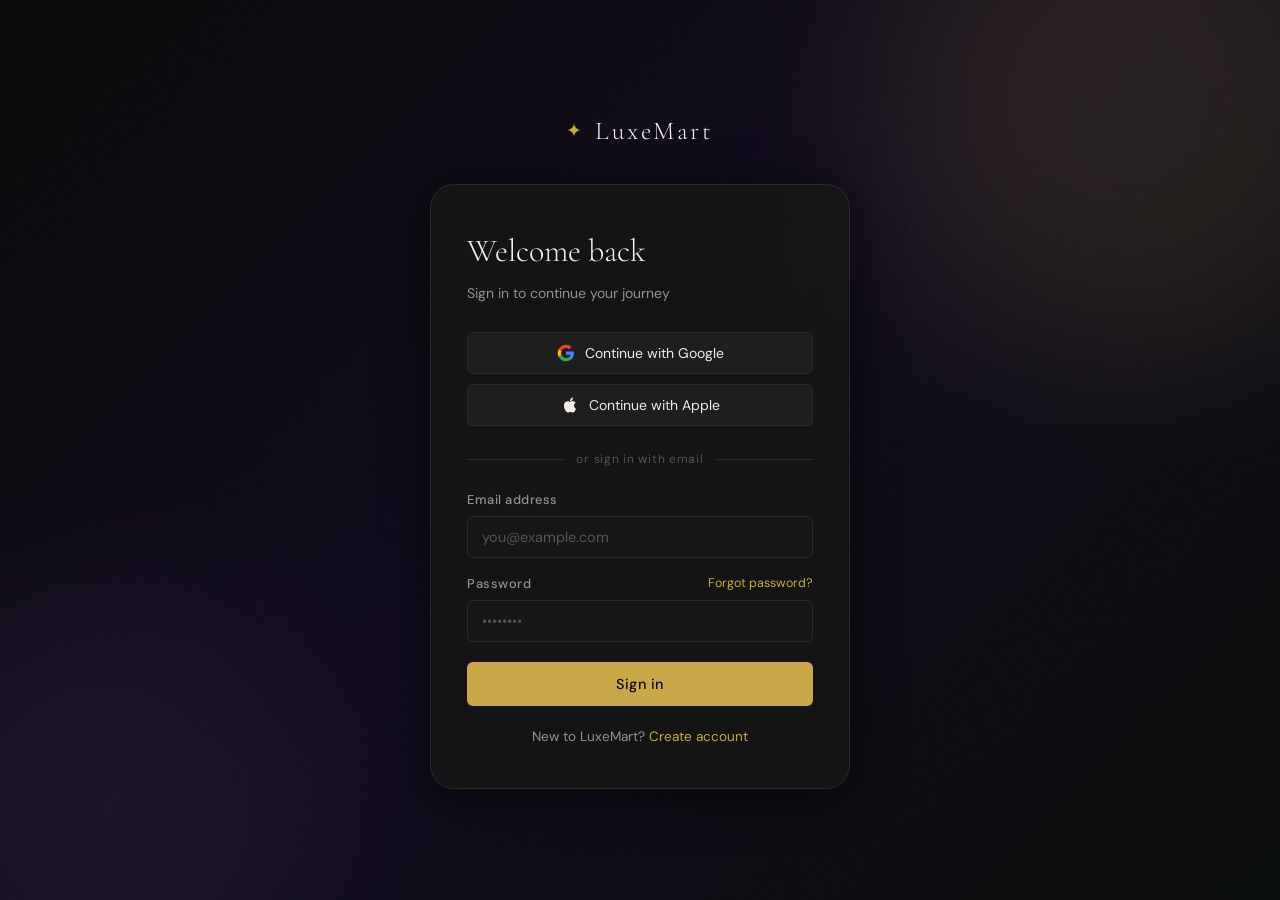
<file: index.html>
<!DOCTYPE html>
<html lang="en">
<head>
  <meta charset="UTF-8" />
  <meta name="viewport" content="width=device-width, initial-scale=1.0" />
  <title>DataCart</title>
  <link rel="preconnect" href="https://fonts.googleapis.com" />
  <link rel="preconnect" href="https://fonts.gstatic.com" crossorigin />
  <link href="https://fonts.googleapis.com/css2?family=Cormorant+Garamond:ital,wght@0,300;0,400;0,600;1,300;1,400&family=DM+Sans:opsz,wght@9..40,300;9..40,400;9..40,500&display=swap" rel="stylesheet" />
  <link rel="stylesheet" href="styles.css" />
</head>
<body>

  <!-- ===================== LOGIN SCREEN ===================== -->
  <div id="screen-login" class="screen active">
    <div class="login-bg">
      <div class="login-bg-grain"></div>
      <div class="login-bg-orb orb-1"></div>
      <div class="login-bg-orb orb-2"></div>
    </div>
    <div class="login-container">
      <div class="login-brand">
        <span class="brand-mark">✦</span>
        <span class="brand-name">LuxeMart</span>
      </div>
      <div class="login-card">
        <h1 class="login-title">Welcome back</h1>
        <p class="login-sub">Sign in to continue your journey</p>

        <div class="social-logins">
          <button class="social-btn" onclick="handleSocialLogin('google')">
            <svg viewBox="0 0 24 24" fill="none"><path d="M22.56 12.25c0-.78-.07-1.53-.2-2.25H12v4.26h5.92c-.26 1.37-1.04 2.53-2.21 3.31v2.77h3.57c2.08-1.92 3.28-4.74 3.28-8.09z" fill="#4285F4"/><path d="M12 23c2.97 0 5.46-.98 7.28-2.66l-3.57-2.77c-.98.66-2.23 1.06-3.71 1.06-2.86 0-5.29-1.93-6.16-4.53H2.18v2.84C3.99 20.53 7.7 23 12 23z" fill="#34A853"/><path d="M5.84 14.09c-.22-.66-.35-1.36-.35-2.09s.13-1.43.35-2.09V7.07H2.18C1.43 8.55 1 10.22 1 12s.43 3.45 1.18 4.93l3.66-2.84z" fill="#FBBC05"/><path d="M12 5.38c1.62 0 3.06.56 4.21 1.64l3.15-3.15C17.45 2.09 14.97 1 12 1 7.7 1 3.99 3.47 2.18 7.07l3.66 2.84c.87-2.6 3.3-4.53 6.16-4.53z" fill="#EA4335"/></svg>
            Continue with Google
          </button>
          <button class="social-btn" onclick="handleSocialLogin('apple')">
            <svg viewBox="0 0 24 24" fill="currentColor"><path d="M18.71 19.5c-.83 1.24-1.71 2.45-3.05 2.47-1.34.03-1.77-.79-3.29-.79-1.53 0-2 .77-3.27.82-1.31.05-2.3-1.32-3.14-2.53C4.25 17 2.94 12.45 4.7 9.39c.87-1.52 2.43-2.48 4.12-2.51 1.28-.02 2.5.87 3.29.87.78 0 2.26-1.07 3.8-.91.65.03 2.47.26 3.64 1.98l-.09.06c-.22.14-2.18 1.3-2.16 3.88.03 3.09 2.66 4.11 2.69 4.12l-.08.52zM13 3.5c.73-.83 1.94-1.46 2.94-1.5.13 1.17-.34 2.35-1.04 3.19-.69.85-1.83 1.51-2.95 1.42-.15-1.15.41-2.35 1.05-3.11z"/></svg>
            Continue with Apple
          </button>
        </div>

        <div class="divider"><span>or sign in with email</span></div>

        <div class="form-group">
          <label for="login-email">Email address</label>
          <input type="email" id="login-email" placeholder="you@example.com" autocomplete="email" />
        </div>
        <div class="form-group">
          <label for="login-password">Password</label>
          <input type="password" id="login-password" placeholder="••••••••" autocomplete="current-password" />
          <a href="#" class="forgot-link" onclick="handleForgotPassword(event)">Forgot password?</a>
        </div>
        <button class="btn-primary" onclick="handleLogin()">Sign in</button>
        <p class="login-footer">New to LuxeMart? <a href="#" onclick="handleSignupClick(event)">Create account</a></p>
      </div>
    </div>
  </div>

  <!-- ===================== SIGNUP SCREEN ===================== -->
  <div id="screen-signup" class="screen">
    <div class="login-bg">
      <div class="login-bg-grain"></div>
      <div class="login-bg-orb orb-1"></div>
      <div class="login-bg-orb orb-2"></div>
    </div>
    <div class="login-container">
      <div class="login-brand">
        <span class="brand-mark">✦</span>
        <span class="brand-name">LuxeMart</span>
      </div>
      <div class="login-card">
        <h1 class="login-title">Create account</h1>
        <p class="login-sub">Join thousands of happy shoppers</p>

        <div class="form-row">
          <div class="form-group">
            <label for="signup-fname">First name</label>
            <input type="text" id="signup-fname" placeholder="Alex" />
          </div>
          <div class="form-group">
            <label for="signup-lname">Last name</label>
            <input type="text" id="signup-lname" placeholder="Chen" />
          </div>
        </div>
        <div class="form-group">
          <label for="signup-email">Email address</label>
          <input type="email" id="signup-email" placeholder="you@example.com" />
        </div>
        <div class="form-group">
          <label for="signup-phone">Phone (optional)</label>
          <input type="tel" id="signup-phone" placeholder="+91 99999 00000" />
        </div>
        <div class="form-group">
          <label for="signup-password">Password</label>
          <input type="password" id="signup-password" placeholder="Min 8 characters" />
        </div>
        <div class="form-group">
          <label for="signup-dob">Date of birth (optional)</label>
          <input type="date" id="signup-dob" />
        </div>
        <div class="pref-section">
          <label class="pref-label">Shopping preferences</label>
          <div class="pref-chips" id="signup-prefs">
            <button class="chip" data-pref="electronics" onclick="togglePref(this)">Electronics</button>
            <button class="chip" data-pref="fashion" onclick="togglePref(this)">Fashion</button>
            <button class="chip" data-pref="home_living" onclick="togglePref(this)">Home &amp; Living</button>
            <button class="chip" data-pref="beauty" onclick="togglePref(this)">Beauty</button>
            <button class="chip" data-pref="sports" onclick="togglePref(this)">Sports</button>
            <button class="chip" data-pref="books" onclick="togglePref(this)">Books</button>
          </div>
        </div>
        <button class="btn-primary" onclick="handleSignup()">Create account</button>
        <p class="login-footer">Already have an account? <a href="#" onclick="handleLoginClick(event)">Sign in</a></p>
      </div>
    </div>
  </div>

  <!-- ===================== MAIN APP ===================== -->
  <div id="screen-app" class="screen">

    <!-- NAV -->
    <nav class="navbar" id="main-nav">
      <div class="nav-inner">
        <button class="nav-menu-btn" id="menu-toggle" onclick="toggleMenu()" aria-label="Menu">
          <span></span><span></span><span></span>
        </button>
        <div class="nav-brand" onclick="navigateTo('home')">
          <span class="brand-mark">✦</span>
          <span class="brand-name">LuxeMart</span>
        </div>
        <nav class="nav-links" id="nav-links">
          <a href="#" class="nav-link active" data-page="home" onclick="navigateTo('home', event)">Home</a>
          <a href="#" class="nav-link" data-page="shop" onclick="navigateTo('shop', event)">Shop</a>
          <a href="#" class="nav-link" data-page="deals" onclick="navigateTo('deals', event)">Deals</a>
          <a href="#" class="nav-link" data-page="orders" onclick="navigateTo('orders', event)">Orders</a>
        </nav>
        <div class="nav-actions">
          <button class="nav-icon-btn" id="search-trigger" onclick="toggleSearch()" aria-label="Search">
            <svg viewBox="0 0 24 24" fill="none" stroke="currentColor" stroke-width="1.5"><circle cx="11" cy="11" r="8"/><path d="m21 21-4.35-4.35"/></svg>
          </button>
          <button class="nav-icon-btn" onclick="navigateTo('wishlist')" aria-label="Wishlist">
            <svg viewBox="0 0 24 24" fill="none" stroke="currentColor" stroke-width="1.5"><path d="M20.84 4.61a5.5 5.5 0 0 0-7.78 0L12 5.67l-1.06-1.06a5.5 5.5 0 0 0-7.78 7.78l1.06 1.06L12 21.23l7.78-7.78 1.06-1.06a5.5 5.5 0 0 0 0-7.78z"/></svg>
            <span class="badge" id="wishlist-badge">0</span>
          </button>
          <button class="nav-icon-btn cart-btn" onclick="navigateTo('cart')" aria-label="Cart">
            <svg viewBox="0 0 24 24" fill="none" stroke="currentColor" stroke-width="1.5"><path d="M6 2 3 6v14a2 2 0 0 0 2 2h14a2 2 0 0 0 2-2V6l-3-4z"/><line x1="3" y1="6" x2="21" y2="6"/><path d="M16 10a4 4 0 0 1-8 0"/></svg>
            <span class="badge" id="cart-badge">0</span>
          </button>
          <button class="nav-icon-btn avatar-btn" onclick="toggleUserMenu()" aria-label="Account" id="user-avatar-btn">
            <span id="user-avatar-initials">?</span>
          </button>
        </div>
      </div>
      <!-- Search bar -->
      <div class="search-bar" id="search-bar">
        <input type="text" id="search-input" placeholder="Search products, brands, categories…" oninput="handleSearchInput(this.value)" onkeydown="handleSearchKey(event)" />
        <button onclick="toggleSearch()">✕</button>
        <div class="search-suggestions" id="search-suggestions"></div>
      </div>
    </nav>

    <!-- User dropdown -->
    <div class="user-dropdown" id="user-dropdown">
      <div class="user-dropdown-header">
        <span id="dropdown-name">User</span>
        <span id="dropdown-email" class="dropdown-email"></span>
      </div>
      <hr />
      <button onclick="navigateTo('profile'); toggleUserMenu()">My Profile</button>
      <button onclick="navigateTo('orders'); toggleUserMenu()">Order History</button>
      <button onclick="navigateTo('wishlist'); toggleUserMenu()">Wishlist</button>
      <hr />
      <button class="logout-btn" onclick="handleLogout()">Sign out</button>
    </div>

    <!-- Mobile menu -->
    <div class="mobile-menu" id="mobile-menu">
      <div class="mobile-menu-inner">
        <a href="#" onclick="navigateTo('home'); closeMenu()">Home</a>
        <a href="#" onclick="navigateTo('shop'); closeMenu()">Shop</a>
        <a href="#" onclick="navigateTo('deals'); closeMenu()">Deals</a>
        <a href="#" onclick="navigateTo('orders'); closeMenu()">Orders</a>
        <a href="#" onclick="navigateTo('wishlist'); closeMenu()">Wishlist</a>
        <a href="#" onclick="navigateTo('cart'); closeMenu()">Cart</a>
        <a href="#" onclick="navigateTo('profile'); closeMenu()">Profile</a>
        <a href="#" onclick="handleLogout()">Sign out</a>
      </div>
    </div>
    <div class="overlay" id="menu-overlay" onclick="closeMenu()"></div>

    <!-- PAGE: HOME -->
    <div id="page-home" class="page active">
      <section class="hero" id="hero-section">
        <div class="hero-bg">
          <div class="hero-grain"></div>
        </div>
        <div class="hero-content">
          <div class="hero-eyebrow" id="hero-greeting">Good morning</div>
          <h1 class="hero-title" id="hero-headline">Crafted for the<br /><em>discerning</em> few.</h1>
          <p class="hero-sub" id="hero-sub">Discover products curated to your taste.</p>
          <div class="hero-cta-group">
            <button class="btn-primary" onclick="navigateTo('shop')">Explore Collection</button>
            <button class="btn-ghost" onclick="navigateTo('deals')">View Deals</button>
          </div>
        </div>
        <div class="hero-visual">
          <div class="hero-product-showcase" id="hero-showcase"></div>
        </div>
      </section>

      <section class="section categories-section">
        <div class="section-header">
          <h2 class="section-title">Shop by Category</h2>
          <a href="#" class="section-link" onclick="navigateTo('shop', event)">View all →</a>
        </div>
        <div class="categories-grid" id="categories-grid"></div>
      </section>

      <section class="section featured-section">
        <div class="section-header">
          <h2 class="section-title">Featured Products</h2>
          <a href="#" class="section-link" onclick="navigateTo('shop', event)">Shop all →</a>
        </div>
        <div class="products-grid" id="featured-products"></div>
      </section>

      <section class="section trending-section">
        <div class="section-header">
          <h2 class="section-title">Trending Now</h2>
        </div>
        <div class="products-grid" id="trending-products"></div>
      </section>

      <section class="section promo-banner-section" id="promo-banner"></section>

      <section class="section recently-viewed-section" id="recently-viewed-section" style="display:none">
        <div class="section-header">
          <h2 class="section-title">Recently Viewed</h2>
        </div>
        <div class="products-grid" id="recently-viewed-products"></div>
      </section>
    </div>

    <!-- PAGE: SHOP -->
    <div id="page-shop" class="page">
      <div class="shop-layout">
        <aside class="shop-sidebar" id="shop-sidebar">
          <div class="sidebar-header">
            <h3>Filters</h3>
            <button class="clear-filters-btn" onclick="clearFilters()">Clear all</button>
          </div>
          <div class="filter-group">
            <h4>Category</h4>
            <div id="filter-categories"></div>
          </div>
          <div class="filter-group">
            <h4>Price Range</h4>
            <div class="price-range">
              <input type="range" id="price-min" min="0" max="50000" value="0" oninput="updatePriceFilter()" />
              <input type="range" id="price-max" min="0" max="50000" value="50000" oninput="updatePriceFilter()" />
              <div class="price-labels">
                <span id="price-min-label">₹0</span>
                <span id="price-max-label">₹50,000</span>
              </div>
            </div>
          </div>
          <div class="filter-group">
            <h4>Rating</h4>
            <div class="rating-filters" id="filter-ratings"></div>
          </div>
          <div class="filter-group">
            <h4>Brand</h4>
            <div id="filter-brands"></div>
          </div>
        </aside>

        <main class="shop-main">
          <div class="shop-toolbar">
            <div class="shop-results-info">
              <span id="shop-results-count">0 products</span>
              <button class="filter-mobile-btn" onclick="toggleSidebar()">⚙ Filters</button>
            </div>
            <div class="shop-sort">
              <select id="sort-select" onchange="applySortAndFilter()">
                <option value="default">Sort: Featured</option>
                <option value="price_asc">Price: Low to High</option>
                <option value="price_desc">Price: High to Low</option>
                <option value="rating">Top Rated</option>
                <option value="newest">Newest</option>
              </select>
            </div>
          </div>
          <div class="active-filters" id="active-filters"></div>
          <div class="products-grid" id="shop-products"></div>
          <div class="load-more-wrap" id="load-more-wrap" style="display:none">
            <button class="btn-ghost" onclick="loadMoreProducts()">Load more products</button>
          </div>
        </main>
      </div>
    </div>

    <!-- PAGE: PRODUCT DETAIL -->
    <div id="page-product" class="page">
      <div class="product-detail-layout" id="product-detail-content"></div>
    </div>

    <!-- PAGE: CART -->
    <div id="page-cart" class="page">
      <div class="cart-layout">
        <div class="cart-main">
          <div class="page-title-row">
            <h2 class="page-title">Shopping Cart</h2>
            <span id="cart-item-count" class="cart-count-label"></span>
          </div>
          <div id="cart-items-container"></div>
          <div class="cart-empty" id="cart-empty" style="display:none">
            <div class="empty-icon">🛒</div>
            <p>Your cart is empty</p>
            <button class="btn-primary" onclick="navigateTo('shop')">Start Shopping</button>
          </div>
        </div>
        <aside class="cart-summary">
          <h3>Order Summary</h3>
          <div class="summary-row"><span>Subtotal</span><span id="summary-subtotal">₹0</span></div>
          <div class="summary-row" id="summary-discount-row" style="display:none"><span>Discount</span><span id="summary-discount" class="discount-text">-₹0</span></div>
          <div class="summary-row"><span>Shipping</span><span id="summary-shipping">Free</span></div>
          <div class="coupon-row">
            <input type="text" id="coupon-input" placeholder="Coupon code" />
            <button onclick="applyCoupon()">Apply</button>
          </div>
          <div class="summary-total"><span>Total</span><span id="summary-total">₹0</span></div>
          <button class="btn-primary checkout-btn" onclick="initiateCheckout()">Proceed to Checkout</button>
          <div class="trust-badges">
            <span>🔒 Secure checkout</span>
            <span>↩ Easy returns</span>
            <span>🚚 Free delivery</span>
          </div>
        </aside>
      </div>
    </div>

    <!-- PAGE: CHECKOUT -->
    <div id="page-checkout" class="page">
      <div class="checkout-layout">
        <div class="checkout-main">
          <div class="checkout-steps" id="checkout-steps">
            <div class="checkout-step active" data-step="1">1. Address</div>
            <div class="checkout-step" data-step="2">2. Delivery</div>
            <div class="checkout-step" data-step="3">3. Payment</div>
            <div class="checkout-step" data-step="4">4. Review</div>
          </div>

          <!-- Step 1: Address -->
          <div id="checkout-step-1" class="checkout-step-content active">
            <h3>Delivery Address</h3>
            <div class="saved-addresses" id="saved-addresses"></div>
            <div class="form-section" id="new-address-form">
              <h4>Add new address</h4>
              <div class="form-row">
                <div class="form-group"><label>First Name</label><input type="text" id="co-fname" /></div>
                <div class="form-group"><label>Last Name</label><input type="text" id="co-lname" /></div>
              </div>
              <div class="form-group"><label>Street Address</label><input type="text" id="co-street" /></div>
              <div class="form-row">
                <div class="form-group"><label>City</label><input type="text" id="co-city" /></div>
                <div class="form-group"><label>State</label><input type="text" id="co-state" /></div>
              </div>
              <div class="form-row">
                <div class="form-group"><label>PIN Code</label><input type="text" id="co-pin" /></div>
                <div class="form-group"><label>Phone</label><input type="tel" id="co-phone" /></div>
              </div>
            </div>
            <button class="btn-primary" onclick="proceedCheckout(2)">Continue to Delivery</button>
          </div>

          <!-- Step 2: Delivery -->
          <div id="checkout-step-2" class="checkout-step-content">
            <h3>Delivery Method</h3>
            <div class="delivery-options" id="delivery-options"></div>
            <button class="btn-primary" onclick="proceedCheckout(3)">Continue to Payment</button>
          </div>

          <!-- Step 3: Payment -->
          <div id="checkout-step-3" class="checkout-step-content">
            <h3>Payment Method</h3>
            <div class="payment-options" id="payment-options"></div>
            <div class="card-form" id="card-form" style="display:none">
              <div class="form-group"><label>Card Number</label><input type="text" id="card-num" placeholder="1234 5678 9012 3456" maxlength="19" oninput="formatCardNum(this)" /></div>
              <div class="form-row">
                <div class="form-group"><label>Expiry</label><input type="text" id="card-expiry" placeholder="MM/YY" maxlength="5" /></div>
                <div class="form-group"><label>CVV</label><input type="text" id="card-cvv" placeholder="123" maxlength="4" /></div>
              </div>
              <div class="form-group"><label>Name on Card</label><input type="text" id="card-name" placeholder="Alex Chen" /></div>
            </div>
            <button class="btn-primary" onclick="proceedCheckout(4)">Review Order</button>
          </div>

          <!-- Step 4: Review -->
          <div id="checkout-step-4" class="checkout-step-content">
            <h3>Review Your Order</h3>
            <div id="order-review-content"></div>
            <button class="btn-primary place-order-btn" onclick="placeOrder()">Place Order</button>
          </div>
        </div>

        <aside class="checkout-summary">
          <h3>Order Summary</h3>
          <div id="checkout-cart-items"></div>
          <div class="summary-row"><span>Subtotal</span><span id="co-subtotal">₹0</span></div>
          <div class="summary-row"><span>Shipping</span><span id="co-shipping">Free</span></div>
          <div class="summary-total"><span>Total</span><span id="co-total">₹0</span></div>
        </aside>
      </div>
    </div>

    <!-- PAGE: ORDER CONFIRMATION -->
    <div id="page-confirmation" class="page">
      <div class="confirmation-container">
        <div class="confirmation-icon">✓</div>
        <h2>Order Placed Successfully!</h2>
        <p id="confirmation-order-id"></p>
        <p id="confirmation-message">Thank you for shopping with LuxeMart. You'll receive a confirmation email shortly.</p>
        <div id="confirmation-items"></div>
        <div class="confirmation-actions">
          <button class="btn-primary" onclick="navigateTo('orders')">Track Order</button>
          <button class="btn-ghost" onclick="navigateTo('home')">Continue Shopping</button>
        </div>
      </div>
    </div>

    <!-- PAGE: WISHLIST -->
    <div id="page-wishlist" class="page">
      <div class="container">
        <div class="page-title-row">
          <h2 class="page-title">My Wishlist</h2>
          <span id="wishlist-count-label"></span>
        </div>
        <div class="products-grid" id="wishlist-products"></div>
        <div class="cart-empty" id="wishlist-empty" style="display:none">
          <div class="empty-icon">♡</div>
          <p>Your wishlist is empty</p>
          <button class="btn-primary" onclick="navigateTo('shop')">Discover Products</button>
        </div>
      </div>
    </div>

    <!-- PAGE: ORDERS -->
    <div id="page-orders" class="page">
      <div class="container">
        <h2 class="page-title">Order History</h2>
        <div id="orders-list"></div>
        <div class="cart-empty" id="orders-empty" style="display:none">
          <div class="empty-icon">📦</div>
          <p>No orders yet</p>
          <button class="btn-primary" onclick="navigateTo('shop')">Start Shopping</button>
        </div>
      </div>
    </div>

    <!-- PAGE: DEALS -->
    <div id="page-deals" class="page">
      <div class="container">
        <div class="deals-header">
          <h2 class="page-title">Today's Deals</h2>
          <div class="deals-countdown" id="deals-countdown"></div>
        </div>
        <div class="products-grid" id="deals-products"></div>
      </div>
    </div>

    <!-- PAGE: PROFILE -->
    <div id="page-profile" class="page">
      <div class="container">
        <div class="profile-layout">
          <div class="profile-card">
            <div class="profile-avatar-large" id="profile-avatar-large"></div>
            <div class="profile-info">
              <h2 id="profile-name"></h2>
              <p id="profile-email-display"></p>
              <p id="profile-member-since" class="profile-meta"></p>
            </div>
          </div>
          <div class="profile-stats">
            <div class="stat-card"><span class="stat-val" id="stat-orders">0</span><span class="stat-label">Orders</span></div>
            <div class="stat-card"><span class="stat-val" id="stat-wishlist">0</span><span class="stat-label">Wishlist</span></div>
            <div class="stat-card"><span class="stat-val" id="stat-spent">₹0</span><span class="stat-label">Spent</span></div>
          </div>
          <div class="profile-form">
            <h3>Edit Profile</h3>
            <div class="form-row">
              <div class="form-group"><label>First Name</label><input type="text" id="profile-fname" /></div>
              <div class="form-group"><label>Last Name</label><input type="text" id="profile-lname" /></div>
            </div>
            <div class="form-group"><label>Email</label><input type="email" id="profile-email-field" /></div>
            <div class="form-group"><label>Phone</label><input type="tel" id="profile-phone" /></div>
            <div class="pref-section">
              <label class="pref-label">Shopping Preferences</label>
              <div class="pref-chips" id="profile-prefs"></div>
            </div>
            <button class="btn-primary" onclick="saveProfile()">Save Changes</button>
          </div>
        </div>
      </div>
    </div>

    <!-- TOAST NOTIFICATION -->
    <div class="toast-container" id="toast-container"></div>

  </div><!-- end screen-app -->

  <!-- Segment snippet -->
  <script>
    !function(){var i="analytics",analytics=window[i]=window[i]||[];if(!analytics.initialize)if(analytics.invoked)window.console&&console.error&&console.error("Segment snippet included twice.");else{analytics.invoked=!0;analytics.methods=["trackSubmit","trackClick","trackLink","trackForm","pageview","identify","reset","group","track","ready","alias","debug","page","screen","once","off","on","addSourceMiddleware","addIntegrationMiddleware","setAnonymousId","addDestinationMiddleware","registerPlugin"];analytics.factory=function(e){return function(){if(window[i].initialized)return window[i][e].apply(window[i],arguments);var n=Array.prototype.slice.call(arguments);if(["track","screen","alias","group","page","identify"].indexOf(e)>-1){var c=document.querySelector("link[rel='canonical']");n.push({__t:"bpc",c:c&&c.getAttribute("href")||void 0,p:location.pathname,u:location.href,s:location.search,t:document.title,r:document.referrer})}n.unshift(e);analytics.push(n);return analytics}};for(var n=0;n<analytics.methods.length;n++){var key=analytics.methods[n];analytics[key]=analytics.factory(key)}analytics.load=function(key,n){var t=document.createElement("script");t.type="text/javascript";t.async=!0;t.setAttribute("data-global-segment-analytics-key",i);t.src="https://cdn.segment.com/analytics.js/v1/"+key+"/analytics.min.js";var r=document.getElementsByTagName("script")[0];r.parentNode.insertBefore(t,r);analytics._loadOptions=n};analytics._writeKey="YOUR_SEGMENT_WRITE_KEY";;analytics.SNIPPET_VERSION="5.2.1";
    analytics.load("YOUR_SEGMENT_WRITE_KEY");
    analytics.page();
    }}();
  </script>

  <script src="data.js"></script>
  <script src="segment.js"></script>
  <script src="app.js"></script>
</body>
</html>
</file>
<file: styles.css>
/* =====================================================================
   LuxeMart — Styles
   Aesthetic: Refined dark luxury editorial — deep blacks, warm ivory,
   gold accents, Cormorant Garamond for display, DM Sans for UI.
   ===================================================================== */

/* ---- Reset & Base ---- */
*, *::before, *::after { box-sizing: border-box; margin: 0; padding: 0; }

:root {
  --black:        #0a0a0a;
  --black-soft:   #111111;
  --surface:      #161616;
  --surface-2:    #1e1e1e;
  --surface-3:    #262626;
  --border:       #2a2a2a;
  --border-light: #333333;
  --text-primary: #f0ebe3;
  --text-secondary: #9a9088;
  --text-muted:   #5a5450;
  --gold:         #c9a84c;
  --gold-light:   #e8c97a;
  --gold-dim:     #7a6330;
  --ivory:        #f5f0e8;
  --red:          #e05a5a;
  --green:        #5aaa7a;
  --blue:         #5a8ae0;

  --nav-h:        64px;
  --sidebar-w:    260px;
  --radius-sm:    6px;
  --radius:       12px;
  --radius-lg:    18px;
  --radius-xl:    24px;
  --shadow:       0 4px 24px rgba(0,0,0,0.4);
  --shadow-lg:    0 8px 48px rgba(0,0,0,0.6);
  --transition:   0.22s cubic-bezier(0.4,0,0.2,1);

  --font-display: 'Cormorant Garamond', Georgia, serif;
  --font-body:    'DM Sans', system-ui, sans-serif;
}

html { scroll-behavior: smooth; }

body {
  font-family: var(--font-body);
  background: var(--black);
  color: var(--text-primary);
  line-height: 1.6;
  overflow-x: hidden;
  -webkit-font-smoothing: antialiased;
}

img { display: block; width: 100%; height: 100%; object-fit: cover; }
a  { color: inherit; text-decoration: none; }
button { cursor: pointer; border: none; background: none; font-family: var(--font-body); }
input, select, textarea {
  font-family: var(--font-body);
  font-size: 0.9rem;
  color: var(--text-primary);
}
input:focus, select:focus, textarea:focus { outline: none; }

/* =====================================================================
   SCREENS & PAGES
   ===================================================================== */
.screen { display: none; min-height: 100vh; }
.screen.active { display: block; }

.page { display: none; padding-top: var(--nav-h); min-height: calc(100vh - var(--nav-h)); }
.page.active { display: block; }

#page-home { padding-top: 0; }

/* =====================================================================
   BUTTONS
   ===================================================================== */
.btn-primary {
  display: inline-flex; align-items: center; justify-content: center; gap: 8px;
  padding: 12px 28px;
  background: var(--gold);
  color: var(--black);
  font-size: 0.875rem;
  font-weight: 500;
  letter-spacing: 0.04em;
  border-radius: var(--radius-sm);
  transition: var(--transition);
  white-space: nowrap;
}
.btn-primary:hover { background: var(--gold-light); transform: translateY(-1px); box-shadow: 0 6px 20px rgba(201,168,76,0.3); }
.btn-primary:active { transform: translateY(0); }
.btn-primary:disabled { background: var(--surface-3); color: var(--text-muted); cursor: not-allowed; transform: none; box-shadow: none; }

.btn-ghost {
  display: inline-flex; align-items: center; justify-content: center;
  padding: 11px 28px;
  background: transparent;
  color: var(--text-primary);
  font-size: 0.875rem;
  font-weight: 400;
  border: 1px solid var(--border-light);
  border-radius: var(--radius-sm);
  transition: var(--transition);
}
.btn-ghost:hover { border-color: var(--gold); color: var(--gold); }

.btn-lg { padding: 15px 36px; font-size: 0.95rem; }
.btn-back {
  display: inline-flex; align-items: center; gap: 6px;
  color: var(--text-secondary); font-size: 0.85rem;
  transition: var(--transition);
}
.btn-back:hover { color: var(--text-primary); }

/* =====================================================================
   LOGIN / SIGNUP
   ===================================================================== */
.login-bg {
  position: fixed; inset: 0; z-index: 0;
  background: linear-gradient(135deg, #0a0a0a 0%, #120c1e 50%, #0a0e0a 100%);
  overflow: hidden;
}
.login-bg-grain {
  position: absolute; inset: 0;
  background-image: url("data:image/svg+xml,%3Csvg viewBox='0 0 256 256' xmlns='http://www.w3.org/2000/svg'%3E%3Cfilter id='noise'%3E%3CfeTurbulence type='fractalNoise' baseFrequency='0.9' numOctaves='4' stitchTiles='stitch'/%3E%3C/filter%3E%3Crect width='100%25' height='100%25' filter='url(%23noise)' opacity='0.04'/%3E%3C/svg%3E");
  opacity: 0.4;
}
.login-bg-orb {
  position: absolute; border-radius: 50%;
  filter: blur(80px); opacity: 0.12;
  animation: orbFloat 12s ease-in-out infinite;
}
.orb-1 { width: 500px; height: 500px; background: var(--gold); top: -150px; right: -100px; animation-delay: 0s; }
.orb-2 { width: 400px; height: 400px; background: #6b3fa0; bottom: -100px; left: -100px; animation-delay: -6s; }

@keyframes orbFloat {
  0%,100% { transform: translate(0,0) scale(1); }
  50%      { transform: translate(20px, -20px) scale(1.05); }
}

.login-container {
  position: relative; z-index: 1;
  min-height: 100vh;
  display: flex; flex-direction: column; align-items: center; justify-content: center;
  padding: 32px 16px;
}

.login-brand {
  display: flex; align-items: center; gap: 10px;
  margin-bottom: 32px;
  font-family: var(--font-display);
  font-size: 1.6rem; font-weight: 300;
  letter-spacing: 0.1em;
  color: var(--ivory);
}
.brand-mark { color: var(--gold); font-size: 1.2rem; }

.login-card {
  width: 100%; max-width: 420px;
  background: rgba(22,22,22,0.85);
  backdrop-filter: blur(20px);
  border: 1px solid var(--border);
  border-radius: var(--radius-xl);
  padding: 40px 36px;
  box-shadow: var(--shadow-lg);
}

.login-title {
  font-family: var(--font-display);
  font-size: 2rem; font-weight: 300;
  color: var(--ivory); margin-bottom: 6px;
}
.login-sub { color: var(--text-secondary); font-size: 0.875rem; margin-bottom: 28px; }

.social-logins { display: flex; flex-direction: column; gap: 10px; margin-bottom: 24px; }
.social-btn {
  display: flex; align-items: center; justify-content: center; gap: 10px;
  padding: 11px;
  background: var(--surface-2);
  border: 1px solid var(--border);
  border-radius: var(--radius-sm);
  color: var(--text-primary);
  font-size: 0.875rem;
  transition: var(--transition);
}
.social-btn svg { width: 18px; height: 18px; flex-shrink: 0; }
.social-btn:hover { border-color: var(--border-light); background: var(--surface-3); }

.divider {
  display: flex; align-items: center; gap: 12px;
  color: var(--text-muted); font-size: 0.75rem; letter-spacing: 0.06em;
  margin-bottom: 20px;
}
.divider::before, .divider::after { content: ""; flex: 1; height: 1px; background: var(--border); }

.form-group { display: flex; flex-direction: column; gap: 6px; margin-bottom: 16px; position: relative; }
.form-group label { font-size: 0.8rem; font-weight: 500; color: var(--text-secondary); letter-spacing: 0.04em; }
.form-group input, .form-group select {
  padding: 11px 14px;
  background: var(--surface);
  border: 1px solid var(--border);
  border-radius: var(--radius-sm);
  color: var(--text-primary);
  font-size: 0.9rem;
  transition: var(--transition);
}
.form-group input:focus, .form-group select:focus { border-color: var(--gold); box-shadow: 0 0 0 3px rgba(201,168,76,0.1); }
.form-group input::placeholder { color: var(--text-muted); }

.form-row { display: grid; grid-template-columns: 1fr 1fr; gap: 12px; }

.forgot-link {
  position: absolute; right: 0; top: 0;
  font-size: 0.78rem; color: var(--gold);
}
.forgot-link:hover { color: var(--gold-light); }

.login-card .btn-primary { width: 100%; margin-top: 4px; padding: 13px; font-size: 0.9rem; }
.login-footer { text-align: center; margin-top: 20px; font-size: 0.85rem; color: var(--text-secondary); }
.login-footer a { color: var(--gold); }

.pref-section { margin-bottom: 16px; }
.pref-label { display: block; font-size: 0.8rem; font-weight: 500; color: var(--text-secondary); letter-spacing: 0.04em; margin-bottom: 10px; }
.pref-chips { display: flex; flex-wrap: wrap; gap: 8px; }
.chip {
  padding: 6px 14px;
  background: var(--surface);
  border: 1px solid var(--border);
  border-radius: 100px;
  color: var(--text-secondary);
  font-size: 0.8rem;
  transition: var(--transition);
}
.chip:hover { border-color: var(--gold-dim); color: var(--text-primary); }
.chip.active { background: var(--gold); border-color: var(--gold); color: var(--black); font-weight: 500; }

/* =====================================================================
   NAVBAR
   ===================================================================== */
.navbar {
  position: fixed; top: 0; left: 0; right: 0; z-index: 900;
  background: rgba(10,10,10,0.92);
  backdrop-filter: blur(20px);
  border-bottom: 1px solid var(--border);
}
.nav-inner {
  max-width: 1400px; margin: 0 auto;
  height: var(--nav-h);
  display: flex; align-items: center; gap: 24px;
  padding: 0 24px;
}
.nav-brand {
  display: flex; align-items: center; gap: 8px;
  font-family: var(--font-display); font-size: 1.4rem; font-weight: 300;
  letter-spacing: 0.08em; color: var(--ivory);
  cursor: pointer; flex-shrink: 0;
}
.nav-brand .brand-mark { color: var(--gold); font-size: 1rem; }

.nav-links { display: flex; align-items: center; gap: 6px; flex: 1; }
.nav-link {
  padding: 6px 14px;
  font-size: 0.85rem; font-weight: 400;
  color: var(--text-secondary);
  border-radius: var(--radius-sm);
  transition: var(--transition);
}
.nav-link:hover { color: var(--text-primary); background: var(--surface); }
.nav-link.active { color: var(--gold); }

.nav-actions { display: flex; align-items: center; gap: 4px; margin-left: auto; }
.nav-icon-btn {
  position: relative;
  width: 40px; height: 40px;
  display: flex; align-items: center; justify-content: center;
  border-radius: var(--radius-sm);
  color: var(--text-secondary);
  transition: var(--transition);
}
.nav-icon-btn svg { width: 20px; height: 20px; }
.nav-icon-btn:hover { background: var(--surface); color: var(--text-primary); }

.badge {
  position: absolute; top: 2px; right: 2px;
  min-width: 18px; height: 18px;
  background: var(--gold); color: var(--black);
  font-size: 0.65rem; font-weight: 600;
  border-radius: 100px;
  display: flex; align-items: center; justify-content: center;
  padding: 0 4px;
}

.avatar-btn {
  width: 36px; height: 36px;
  background: var(--surface-3);
  border-radius: 50%;
  font-size: 0.75rem; font-weight: 600;
  color: var(--gold);
  border: 1px solid var(--border-light);
}

/* Search bar */
.search-bar {
  display: none;
  position: relative;
  padding: 10px 24px;
  border-top: 1px solid var(--border);
  background: var(--black-soft);
}
.search-bar.active { display: flex; align-items: center; gap: 12px; }
.search-bar input {
  flex: 1; padding: 10px 16px;
  background: var(--surface);
  border: 1px solid var(--border);
  border-radius: var(--radius-sm);
  color: var(--text-primary); font-size: 0.9rem;
}
.search-bar input:focus { border-color: var(--gold); }
.search-bar > button { color: var(--text-muted); font-size: 1.1rem; padding: 8px; flex-shrink: 0; }
.search-bar > button:hover { color: var(--text-primary); }

.search-suggestions {
  position: absolute; top: 100%; left: 24px; right: 24px; margin-top: -1px;
  background: var(--surface);
  border: 1px solid var(--border);
  border-top: none;
  border-radius: 0 0 var(--radius) var(--radius);
  z-index: 100; max-height: 320px; overflow-y: auto;
}
.suggestion-item {
  display: flex; align-items: center; gap: 12px;
  padding: 10px 16px; cursor: pointer;
  transition: var(--transition);
}
.suggestion-item:hover { background: var(--surface-2); }
.suggestion-item img { width: 40px; height: 40px; border-radius: var(--radius-sm); flex-shrink: 0; }
.suggestion-item strong { display: block; font-size: 0.85rem; }
.suggestion-item span { font-size: 0.75rem; color: var(--text-secondary); }
.suggestion-empty { padding: 16px; color: var(--text-muted); font-size: 0.875rem; text-align: center; }

/* User dropdown */
.user-dropdown {
  position: fixed; top: calc(var(--nav-h) + 4px); right: 16px; z-index: 950;
  width: 220px;
  background: var(--surface);
  border: 1px solid var(--border);
  border-radius: var(--radius);
  padding: 8px;
  box-shadow: var(--shadow-lg);
  display: none;
  animation: dropIn 0.15s ease;
}
.user-dropdown.active { display: block; }
@keyframes dropIn {
  from { opacity: 0; transform: translateY(-8px); }
  to   { opacity: 1; transform: translateY(0); }
}
.user-dropdown-header { padding: 10px 12px 12px; }
.user-dropdown-header span { display: block; }
.user-dropdown-header span:first-child { font-weight: 500; font-size: 0.9rem; }
.dropdown-email { font-size: 0.75rem; color: var(--text-muted); }
.user-dropdown hr { border-color: var(--border); margin: 4px 0; }
.user-dropdown button {
  display: block; width: 100%; text-align: left;
  padding: 9px 12px; border-radius: var(--radius-sm);
  font-size: 0.875rem; color: var(--text-secondary);
  transition: var(--transition);
}
.user-dropdown button:hover { background: var(--surface-2); color: var(--text-primary); }
.logout-btn { color: var(--red) !important; }

/* Mobile menu */
.nav-menu-btn {
  display: none; flex-direction: column; gap: 5px;
  width: 36px; height: 36px; align-items: center; justify-content: center;
}
.nav-menu-btn span {
  display: block; width: 20px; height: 1.5px;
  background: var(--text-primary); border-radius: 2px;
  transition: var(--transition);
}
.nav-menu-btn.open span:nth-child(1) { transform: translateY(6.5px) rotate(45deg); }
.nav-menu-btn.open span:nth-child(2) { opacity: 0; }
.nav-menu-btn.open span:nth-child(3) { transform: translateY(-6.5px) rotate(-45deg); }

.mobile-menu {
  position: fixed; top: var(--nav-h); left: 0; bottom: 0; width: 280px;
  background: var(--surface);
  border-right: 1px solid var(--border);
  z-index: 890; transform: translateX(-100%);
  transition: transform 0.3s cubic-bezier(0.4,0,0.2,1);
  overflow-y: auto;
}
.mobile-menu.open { transform: translateX(0); }
.mobile-menu-inner { padding: 24px 16px; display: flex; flex-direction: column; gap: 4px; }
.mobile-menu-inner a {
  display: block; padding: 12px 16px;
  font-size: 0.9rem; color: var(--text-secondary);
  border-radius: var(--radius-sm); transition: var(--transition);
}
.mobile-menu-inner a:hover { background: var(--surface-2); color: var(--text-primary); }
.mobile-menu-inner a:last-child { color: var(--red); margin-top: 16px; }

.overlay {
  position: fixed; inset: 0; z-index: 880;
  background: rgba(0,0,0,0.6);
  backdrop-filter: blur(2px);
  display: none;
}
.overlay.active { display: block; }

/* =====================================================================
   HERO
   ===================================================================== */
.hero {
  position: relative; min-height: 92vh;
  display: flex; align-items: center;
  overflow: hidden;
  padding: 0 24px;
}
.hero-bg {
  position: absolute; inset: 0;
  background: linear-gradient(135deg, #0a0a0a 0%, #0f0a18 40%, #0a0f0a 100%);
}
.hero-grain {
  position: absolute; inset: 0;
  background-image: url("data:image/svg+xml,%3Csvg viewBox='0 0 512 512' xmlns='http://www.w3.org/2000/svg'%3E%3Cfilter id='n'%3E%3CfeTurbulence type='fractalNoise' baseFrequency='0.75' numOctaves='4' stitchTiles='stitch'/%3E%3C/filter%3E%3Crect width='100%25' height='100%25' filter='url(%23n)' opacity='0.03'/%3E%3C/svg%3E");
}

.hero-content {
  position: relative; z-index: 2;
  max-width: 560px;
  padding: calc(var(--nav-h) + 32px) 0 64px;
}
.hero-eyebrow {
  font-size: 0.8rem; letter-spacing: 0.16em; text-transform: uppercase;
  color: var(--gold); margin-bottom: 20px;
}
.hero-title {
  font-family: var(--font-display);
  font-size: clamp(3rem, 6vw, 5.5rem);
  font-weight: 300; line-height: 1.1;
  color: var(--ivory); margin-bottom: 20px;
}
.hero-title em { font-style: italic; color: var(--gold); }
.hero-sub { font-size: 1rem; color: var(--text-secondary); margin-bottom: 36px; max-width: 400px; }
.hero-cta-group { display: flex; gap: 14px; flex-wrap: wrap; }

.hero-visual {
  position: absolute; right: 0; top: 0; bottom: 0;
  width: 45%; display: flex; align-items: center; justify-content: center;
  z-index: 1;
  background: linear-gradient(to left, rgba(10,10,10,0) 0%, rgba(10,10,10,0.8) 100%);
}
.hero-product-showcase {
  display: flex; flex-direction: column; gap: 16px;
  padding: calc(var(--nav-h) + 32px) 40px 64px 0;
}
.showcase-card {
  width: 200px; background: var(--surface);
  border: 1px solid var(--border);
  border-radius: var(--radius);
  overflow: hidden; cursor: pointer;
  transition: var(--transition);
  opacity: 0; animation: fadeSlideIn 0.5s ease forwards;
}
@keyframes fadeSlideIn {
  from { opacity: 0; transform: translateX(20px); }
  to   { opacity: 1; transform: translateX(0); }
}
.showcase-card:hover { transform: translateX(-4px); border-color: var(--gold-dim); }
.showcase-card img { height: 120px; }
.showcase-info { padding: 10px 12px; display: flex; flex-direction: column; gap: 2px; }
.showcase-name { font-size: 0.75rem; color: var(--text-primary); line-height: 1.3; display: -webkit-box; -webkit-line-clamp: 2; -webkit-box-orient: vertical; overflow: hidden; }
.showcase-price { font-size: 0.8rem; color: var(--gold); font-weight: 500; }

/* =====================================================================
   SECTIONS & CONTAINERS
   ===================================================================== */
.container { max-width: 1400px; margin: 0 auto; padding: 0 24px; }
.section { max-width: 1400px; margin: 0 auto; padding: 64px 24px; }

.section-header {
  display: flex; align-items: baseline; justify-content: space-between;
  margin-bottom: 32px;
}
.section-title {
  font-family: var(--font-display);
  font-size: clamp(1.6rem, 3vw, 2.2rem);
  font-weight: 300; color: var(--ivory);
}
.section-link { font-size: 0.85rem; color: var(--gold); transition: var(--transition); }
.section-link:hover { color: var(--gold-light); }

.page-title {
  font-family: var(--font-display);
  font-size: clamp(1.8rem, 4vw, 2.8rem);
  font-weight: 300; color: var(--ivory);
  margin-bottom: 32px;
}
.page-title-row {
  display: flex; align-items: center; gap: 16px;
  margin-bottom: 32px; flex-wrap: wrap;
}
.page-title-row .page-title { margin-bottom: 0; }

/* =====================================================================
   CATEGORY GRID
   ===================================================================== */
.categories-grid {
  display: grid;
  grid-template-columns: repeat(auto-fill, minmax(160px, 1fr));
  gap: 12px;
}
.category-card {
  background: var(--cat-bg, var(--surface));
  border: 1px solid var(--border);
  border-radius: var(--radius);
  padding: 24px 16px;
  cursor: pointer;
  transition: var(--transition);
  display: flex; flex-direction: column; gap: 8px;
}
.category-card:hover { transform: translateY(-3px); border-color: var(--gold-dim); box-shadow: 0 8px 32px rgba(0,0,0,0.3); }
.cat-emoji { font-size: 1.8rem; }
.cat-label { font-size: 0.9rem; font-weight: 500; color: var(--text-primary); }
.cat-count { font-size: 0.75rem; color: var(--text-muted); }

/* =====================================================================
   PRODUCT CARDS
   ===================================================================== */
.products-grid {
  display: grid;
  grid-template-columns: repeat(auto-fill, minmax(240px, 1fr));
  gap: 20px;
}
.product-card {
  background: var(--surface);
  border: 1px solid var(--border);
  border-radius: var(--radius);
  overflow: hidden; cursor: pointer;
  transition: var(--transition);
  display: flex; flex-direction: column;
}
.product-card:hover { transform: translateY(-4px); border-color: var(--border-light); box-shadow: 0 12px 40px rgba(0,0,0,0.3); }

.product-card-img-wrap {
  position: relative; height: 220px; overflow: hidden; flex-shrink: 0;
}
.product-card-img-wrap img { transition: transform 0.4s ease; }
.product-card:hover .product-card-img-wrap img { transform: scale(1.05); }

.badge-new, .badge-discount, .badge-urgency {
  position: absolute; z-index: 2;
  font-size: 0.7rem; font-weight: 600; letter-spacing: 0.04em;
  padding: 4px 10px; border-radius: 100px;
}
.badge-new      { top: 12px; left: 12px; background: var(--gold); color: var(--black); }
.badge-discount { top: 12px; left: 12px; background: var(--red); color: #fff; }
.badge-new + .badge-discount { left: auto; right: 12px; }
.badge-urgency  { bottom: 12px; left: 12px; background: rgba(20,20,20,0.9); color: var(--gold); border: 1px solid var(--gold-dim); }

.wishlist-toggle {
  position: absolute; top: 10px; right: 10px; z-index: 2;
  width: 32px; height: 32px;
  background: rgba(10,10,10,0.7);
  border-radius: 50%;
  display: flex; align-items: center; justify-content: center;
  font-size: 0.9rem; color: var(--text-secondary);
  transition: var(--transition);
  backdrop-filter: blur(4px);
}
.wishlist-toggle:hover, .wishlist-toggle.active { color: #e05a5a; background: rgba(10,10,10,0.9); }

.product-card-body { padding: 16px; display: flex; flex-direction: column; gap: 6px; flex: 1; }
.product-brand { font-size: 0.72rem; color: var(--text-muted); letter-spacing: 0.06em; text-transform: uppercase; }
.product-name { font-size: 0.9rem; color: var(--text-primary); line-height: 1.35; display: -webkit-box; -webkit-line-clamp: 2; -webkit-box-orient: vertical; overflow: hidden; flex: 1; }

.product-rating { display: flex; align-items: center; gap: 5px; }
.star { font-size: 0.7rem; }
.star.full  { color: var(--gold); }
.star.half  { color: var(--gold); opacity: 0.7; }
.star.empty { color: var(--surface-3); }
.rating-count { font-size: 0.72rem; color: var(--text-muted); }

.product-price-row { display: flex; align-items: center; gap: 8px; }
.product-price { font-size: 1rem; font-weight: 500; color: var(--text-primary); }
.product-price-orig { font-size: 0.8rem; color: var(--text-muted); text-decoration: line-through; }

.btn-add-cart {
  margin-top: 8px; padding: 9px;
  background: var(--surface-2);
  border: 1px solid var(--border-light);
  border-radius: var(--radius-sm);
  color: var(--text-secondary); font-size: 0.82rem;
  transition: var(--transition); width: 100%;
}
.btn-add-cart:hover { background: var(--gold); border-color: var(--gold); color: var(--black); }

/* =====================================================================
   PROMO BANNER
   ===================================================================== */
.promo-card {
  border-radius: var(--radius-lg);
  padding: 48px 40px;
  cursor: pointer;
  transition: var(--transition);
  border: 1px solid var(--border);
  display: flex; align-items: center;
}
.promo-card:hover { transform: translateY(-2px); box-shadow: var(--shadow-lg); }
.promo-text { max-width: 480px; }
.promo-eyebrow { font-size: 0.75rem; letter-spacing: 0.14em; text-transform: uppercase; color: var(--gold); display: block; margin-bottom: 12px; }
.promo-text h3 { font-family: var(--font-display); font-size: 2.2rem; font-weight: 300; color: var(--ivory); margin-bottom: 10px; }
.promo-text p { color: var(--text-secondary); margin-bottom: 24px; }

/* =====================================================================
   SHOP PAGE
   ===================================================================== */
.shop-layout {
  max-width: 1400px; margin: 0 auto;
  display: flex; gap: 32px;
  padding: 24px;
  padding-top: calc(var(--nav-h) + 24px);
}

.shop-sidebar {
  width: var(--sidebar-w); flex-shrink: 0;
  background: var(--surface);
  border: 1px solid var(--border);
  border-radius: var(--radius);
  padding: 24px;
  position: sticky; top: calc(var(--nav-h) + 16px);
  height: fit-content; max-height: calc(100vh - var(--nav-h) - 48px);
  overflow-y: auto;
}
.sidebar-header {
  display: flex; align-items: center; justify-content: space-between;
  margin-bottom: 24px;
}
.sidebar-header h3 { font-size: 1rem; font-weight: 500; }
.clear-filters-btn { font-size: 0.75rem; color: var(--gold); }
.clear-filters-btn:hover { color: var(--gold-light); }

.filter-group { margin-bottom: 24px; }
.filter-group h4 { font-size: 0.8rem; font-weight: 500; letter-spacing: 0.06em; text-transform: uppercase; color: var(--text-muted); margin-bottom: 12px; }
.filter-check {
  display: flex; align-items: center; gap: 8px;
  padding: 6px 0; font-size: 0.85rem; color: var(--text-secondary);
  cursor: pointer; transition: var(--transition);
}
.filter-check:hover { color: var(--text-primary); }
.filter-check input { width: 14px; height: 14px; accent-color: var(--gold); cursor: pointer; }
.filter-count { margin-left: auto; font-size: 0.72rem; color: var(--text-muted); }

.price-range { display: flex; flex-direction: column; gap: 8px; }
.price-range input[type="range"] { width: 100%; accent-color: var(--gold); }
.price-labels { display: flex; justify-content: space-between; font-size: 0.8rem; color: var(--text-secondary); }

.shop-main { flex: 1; min-width: 0; }
.shop-toolbar {
  display: flex; align-items: center; justify-content: space-between;
  margin-bottom: 16px; flex-wrap: wrap; gap: 12px;
}
.shop-results-info { display: flex; align-items: center; gap: 12px; }
.shop-results-info span { font-size: 0.875rem; color: var(--text-secondary); }
.filter-mobile-btn { display: none; padding: 7px 14px; background: var(--surface); border: 1px solid var(--border); border-radius: var(--radius-sm); font-size: 0.8rem; color: var(--text-secondary); }

.shop-sort select {
  padding: 8px 12px;
  background: var(--surface);
  border: 1px solid var(--border);
  border-radius: var(--radius-sm);
  font-size: 0.85rem;
}

.active-filters { display: flex; flex-wrap: wrap; gap: 8px; margin-bottom: 16px; }
.active-filter {
  display: flex; align-items: center; gap: 6px;
  padding: 4px 10px;
  background: var(--surface-2);
  border: 1px solid var(--border-light);
  border-radius: 100px; font-size: 0.78rem; color: var(--text-secondary);
}
.active-filter button { color: var(--text-muted); font-size: 0.7rem; padding: 0; }
.active-filter button:hover { color: var(--red); }

.load-more-wrap { display: flex; justify-content: center; margin-top: 40px; }

/* =====================================================================
   PRODUCT DETAIL
   ===================================================================== */
.product-detail-top {
  display: flex; align-items: center; gap: 16px;
  padding: 16px 24px 0;
  max-width: 1400px; margin: 0 auto;
}
.breadcrumb { display: flex; align-items: center; gap: 6px; font-size: 0.8rem; color: var(--text-muted); flex-wrap: wrap; }
.breadcrumb span:not(:last-child) { cursor: pointer; }
.breadcrumb span:not(:last-child):hover { color: var(--text-primary); }
.breadcrumb span:last-child { color: var(--text-secondary); }

.product-detail-inner {
  display: grid; grid-template-columns: 1fr 1fr; gap: 48px;
  max-width: 1400px; margin: 0 auto;
  padding: 24px 24px 64px;
}

.product-images { display: flex; flex-direction: column; gap: 12px; }
.product-main-img {
  aspect-ratio: 1; border-radius: var(--radius-lg);
  overflow: hidden; background: var(--surface);
  border: 1px solid var(--border);
}
.product-thumbnails { display: flex; gap: 8px; }
.product-thumbnails img {
  width: 72px; height: 72px; border-radius: var(--radius-sm);
  border: 2px solid var(--border); cursor: pointer; transition: var(--transition);
}
.product-thumbnails img.active, .product-thumbnails img:hover { border-color: var(--gold); }

.product-info { display: flex; flex-direction: column; gap: 16px; padding-top: 8px; }
.product-brand-lg { font-size: 0.75rem; letter-spacing: 0.1em; text-transform: uppercase; color: var(--text-muted); }
.product-title-lg { font-family: var(--font-display); font-size: clamp(1.6rem, 3vw, 2.2rem); font-weight: 300; color: var(--ivory); line-height: 1.2; }
.product-rating-lg { display: flex; align-items: center; gap: 8px; font-size: 0.875rem; color: var(--text-secondary); }

.product-price-lg { display: flex; align-items: center; gap: 12px; flex-wrap: wrap; }
.price-main { font-size: 1.8rem; font-weight: 500; color: var(--ivory); }
.price-orig { font-size: 1rem; color: var(--text-muted); text-decoration: line-through; }
.price-save { font-size: 0.85rem; color: var(--green); font-weight: 500; }

.stock-warning { font-size: 0.85rem; color: var(--gold); }
.out-of-stock  { font-size: 0.85rem; color: var(--red); font-weight: 500; }
.product-desc  { font-size: 0.9rem; color: var(--text-secondary); line-height: 1.7; }

.product-actions { display: flex; gap: 12px; flex-wrap: wrap; }
.btn-wishlist {
  padding: 12px 20px;
  background: var(--surface);
  border: 1px solid var(--border);
  border-radius: var(--radius-sm);
  color: var(--text-secondary); font-size: 0.875rem;
  transition: var(--transition);
}
.btn-wishlist:hover, .btn-wishlist.active { border-color: #e05a5a; color: #e05a5a; }

.product-specs { border: 1px solid var(--border); border-radius: var(--radius-sm); overflow: hidden; }
.specs-toggle { width: 100%; text-align: left; padding: 12px 16px; font-size: 0.875rem; color: var(--text-secondary); display: flex; justify-content: space-between; transition: var(--transition); }
.specs-toggle:hover { background: var(--surface-2); }
.specs-body { display: grid; gap: 0; }
.spec-row {
  display: flex; justify-content: space-between; gap: 16px;
  padding: 10px 16px; font-size: 0.85rem;
  border-top: 1px solid var(--border);
}
.spec-row span:first-child { color: var(--text-muted); }
.spec-row span:last-child  { color: var(--text-primary); text-align: right; }

.trust-row { display: flex; gap: 16px; flex-wrap: wrap; font-size: 0.8rem; color: var(--text-muted); }

/* =====================================================================
   CART
   ===================================================================== */
.cart-layout {
  max-width: 1200px; margin: 0 auto;
  padding: 40px 24px;
  display: grid; grid-template-columns: 1fr 360px; gap: 32px;
}
.cart-count-label { font-size: 0.875rem; color: var(--text-muted); }

.cart-item {
  display: flex; align-items: center; gap: 16px;
  padding: 20px 0;
  border-bottom: 1px solid var(--border);
}
.cart-item img { width: 80px; height: 80px; border-radius: var(--radius-sm); flex-shrink: 0; cursor: pointer; }
.cart-item-info { flex: 1; min-width: 0; }
.cart-item-brand { font-size: 0.72rem; color: var(--text-muted); text-transform: uppercase; letter-spacing: 0.06em; }
.cart-item-info h4 { font-size: 0.9rem; color: var(--text-primary); cursor: pointer; margin-top: 3px; line-height: 1.35; }
.cart-item-info h4:hover { color: var(--gold); }
.cart-item-price { font-size: 0.85rem; color: var(--text-secondary); margin-top: 4px; }
.cart-item-controls { display: flex; align-items: center; gap: 0; border: 1px solid var(--border); border-radius: var(--radius-sm); overflow: hidden; flex-shrink: 0; }
.cart-item-controls button { width: 32px; height: 32px; color: var(--text-secondary); font-size: 1rem; transition: var(--transition); }
.cart-item-controls button:hover { background: var(--surface-2); color: var(--text-primary); }
.cart-item-controls span { padding: 0 14px; font-size: 0.875rem; }
.cart-item-total { font-size: 0.9rem; font-weight: 500; color: var(--text-primary); flex-shrink: 0; min-width: 80px; text-align: right; }
.cart-remove-btn { color: var(--text-muted); font-size: 0.9rem; padding: 8px; flex-shrink: 0; transition: var(--transition); }
.cart-remove-btn:hover { color: var(--red); }

.cart-summary {
  background: var(--surface);
  border: 1px solid var(--border);
  border-radius: var(--radius);
  padding: 28px;
  height: fit-content;
  position: sticky; top: calc(var(--nav-h) + 16px);
}
.cart-summary h3 { font-size: 1rem; font-weight: 500; margin-bottom: 20px; }
.summary-row { display: flex; justify-content: space-between; align-items: center; padding: 10px 0; font-size: 0.875rem; color: var(--text-secondary); border-bottom: 1px solid var(--border); }
.discount-text { color: var(--green); }
.coupon-row { display: flex; gap: 8px; padding: 16px 0; }
.coupon-row input {
  flex: 1; padding: 9px 12px;
  background: var(--surface-2);
  border: 1px solid var(--border);
  border-radius: var(--radius-sm);
  font-size: 0.85rem;
}
.coupon-row input:focus { border-color: var(--gold); }
.coupon-row button { padding: 9px 16px; background: var(--surface-3); border: 1px solid var(--border); border-radius: var(--radius-sm); font-size: 0.8rem; color: var(--text-secondary); transition: var(--transition); }
.coupon-row button:hover { background: var(--gold); border-color: var(--gold); color: var(--black); }
.summary-total { display: flex; justify-content: space-between; padding: 16px 0 20px; font-size: 1rem; font-weight: 500; color: var(--text-primary); }
.checkout-btn { width: 100%; padding: 14px; font-size: 0.9rem; }
.trust-badges { display: flex; flex-direction: column; gap: 6px; margin-top: 16px; padding-top: 16px; border-top: 1px solid var(--border); }
.trust-badges span { font-size: 0.78rem; color: var(--text-muted); }

.cart-empty {
  flex-direction: column; align-items: center; justify-content: center;
  gap: 12px; padding: 80px 24px;
  text-align: center;
}
.cart-empty .empty-icon { font-size: 3rem; }
.cart-empty p { color: var(--text-secondary); }

/* =====================================================================
   CHECKOUT
   ===================================================================== */
.checkout-layout {
  max-width: 1100px; margin: 0 auto;
  padding: 40px 24px;
  display: grid; grid-template-columns: 1fr 320px; gap: 40px;
}
.checkout-steps {
  display: flex; gap: 4px; margin-bottom: 32px; flex-wrap: wrap;
}
.checkout-step {
  flex: 1; padding: 10px 12px; text-align: center;
  background: var(--surface); border: 1px solid var(--border);
  border-radius: var(--radius-sm);
  font-size: 0.8rem; color: var(--text-muted);
  transition: var(--transition);
}
.checkout-step.active   { border-color: var(--gold); color: var(--gold); background: rgba(201,168,76,0.08); }
.checkout-step.completed{ border-color: var(--green); color: var(--green); background: rgba(90,170,122,0.06); }

.checkout-step-content { display: none; }
.checkout-step-content.active { display: block; animation: fadeIn 0.2s ease; }
.checkout-step-content h3 { font-family: var(--font-display); font-size: 1.4rem; font-weight: 300; margin-bottom: 24px; }
.checkout-step-content h4 { font-size: 0.85rem; color: var(--text-muted); margin: 16px 0 12px; font-weight: 500; }
.checkout-step-content .btn-primary { margin-top: 24px; }
.form-section { background: var(--surface); border: 1px solid var(--border); border-radius: var(--radius); padding: 20px; margin-bottom: 16px; }
.form-section .form-group input { background: var(--surface-2); }

@keyframes fadeIn { from { opacity: 0; } to { opacity: 1; } }

.option-card {
  display: block;
  background: var(--surface);
  border: 1px solid var(--border);
  border-radius: var(--radius-sm);
  padding: 16px; margin-bottom: 10px; cursor: pointer;
  transition: var(--transition);
}
.option-card:has(input:checked) { border-color: var(--gold); background: rgba(201,168,76,0.06); }
.option-card input { display: none; }
.option-info { display: flex; align-items: center; gap: 12px; }
.option-icon { font-size: 1.3rem; flex-shrink: 0; }
.option-info strong { display: block; font-size: 0.875rem; }
.option-info span { font-size: 0.8rem; color: var(--text-muted); }
.option-price { margin-left: auto; font-size: 0.875rem; color: var(--text-primary); font-weight: 500; }

.card-form { margin-top: 16px; background: var(--surface); border: 1px solid var(--border); border-radius: var(--radius); padding: 20px; }

.checkout-summary { background: var(--surface); border: 1px solid var(--border); border-radius: var(--radius); padding: 24px; height: fit-content; position: sticky; top: calc(var(--nav-h) + 16px); }
.checkout-summary h3 { font-size: 0.9rem; font-weight: 500; margin-bottom: 16px; }
.co-item { display: flex; align-items: center; gap: 10px; padding: 10px 0; border-bottom: 1px solid var(--border); }
.co-item img { width: 44px; height: 44px; border-radius: var(--radius-sm); flex-shrink: 0; }
.co-item p { font-size: 0.8rem; color: var(--text-primary); line-height: 1.3; }
.co-item small { font-size: 0.72rem; color: var(--text-muted); }
.co-item span:last-child { margin-left: auto; font-size: 0.85rem; color: var(--text-primary); flex-shrink: 0; }

.review-section { background: var(--surface); border: 1px solid var(--border); border-radius: var(--radius-sm); padding: 16px; margin-bottom: 12px; }
.review-section h4 { font-size: 0.8rem; color: var(--text-muted); margin-bottom: 12px; }
.review-item { display: flex; justify-content: space-between; gap: 16px; padding: 6px 0; font-size: 0.875rem; border-bottom: 1px solid var(--border); }
.review-item:last-child { border: none; }
.review-item.discount-row span:last-child { color: var(--green); }
.review-item.total-row { padding-top: 12px; font-size: 0.95rem; }
.place-order-btn { width: 100%; }

/* =====================================================================
   ORDER CONFIRMATION
   ===================================================================== */
.confirmation-container {
  max-width: 560px; margin: 0 auto;
  padding: 80px 24px;
  text-align: center;
}
.confirmation-icon {
  width: 72px; height: 72px;
  background: var(--green); color: #fff;
  border-radius: 50%; font-size: 2rem;
  display: flex; align-items: center; justify-content: center;
  margin: 0 auto 24px;
}
.confirmation-container h2 { font-family: var(--font-display); font-size: 2rem; font-weight: 300; margin-bottom: 8px; }
.confirmation-container p { color: var(--text-secondary); margin-bottom: 8px; font-size: 0.875rem; }

.confirmation-items-list { margin: 24px 0; text-align: left; }
.confirmation-item { display: flex; align-items: center; gap: 12px; padding: 10px 0; border-bottom: 1px solid var(--border); font-size: 0.875rem; }
.confirmation-item img { width: 44px; height: 44px; border-radius: var(--radius-sm); flex-shrink: 0; }
.confirmation-item span:last-child { margin-left: auto; color: var(--text-secondary); flex-shrink: 0; }
.confirmation-total { padding-top: 12px; font-weight: 500; font-size: 0.9rem; text-align: right; }
.confirmation-actions { display: flex; gap: 12px; justify-content: center; flex-wrap: wrap; }

/* =====================================================================
   WISHLIST / ORDERS / DEALS / PROFILE
   ===================================================================== */
.wishlist-count-label, .cart-count-label { font-size: 0.875rem; color: var(--text-muted); }

.order-card {
  background: var(--surface);
  border: 1px solid var(--border);
  border-radius: var(--radius);
  padding: 20px 24px; margin-bottom: 12px;
}
.order-card-header { display: flex; justify-content: space-between; align-items: flex-start; margin-bottom: 16px; }
.order-id { display: block; font-size: 0.9rem; font-weight: 500; }
.order-date { display: block; font-size: 0.78rem; color: var(--text-muted); margin-top: 2px; }
.order-status { font-size: 0.75rem; font-weight: 600; letter-spacing: 0.04em; padding: 4px 12px; border-radius: 100px; }
.order-status-confirmed { background: rgba(90,170,122,0.15); color: var(--green); }
.order-status-pending   { background: rgba(201,168,76,0.15); color: var(--gold); }
.order-items-preview { display: flex; gap: 8px; align-items: center; margin-bottom: 16px; flex-wrap: wrap; }
.order-items-preview img { width: 48px; height: 48px; border-radius: var(--radius-sm); }
.more-items { font-size: 0.78rem; color: var(--text-muted); }
.order-card-footer { display: flex; justify-content: space-between; align-items: center; font-size: 0.875rem; padding-top: 12px; border-top: 1px solid var(--border); }
.order-total { font-weight: 500; color: var(--text-primary); }

.deals-header { display: flex; justify-content: space-between; align-items: center; margin-bottom: 32px; flex-wrap: wrap; gap: 12px; }
.deals-countdown { font-size: 0.875rem; color: var(--text-secondary); }
.deals-countdown strong { color: var(--gold); }

.profile-layout { max-width: 800px; display: flex; flex-direction: column; gap: 32px; }
.profile-card {
  display: flex; align-items: center; gap: 24px;
  background: var(--surface); border: 1px solid var(--border);
  border-radius: var(--radius); padding: 28px;
}
.profile-avatar-large {
  width: 72px; height: 72px; border-radius: 50%;
  background: var(--surface-3); border: 2px solid var(--gold);
  display: flex; align-items: center; justify-content: center;
  font-size: 1.3rem; font-weight: 600; color: var(--gold); flex-shrink: 0;
}
.profile-info h2 { font-family: var(--font-display); font-size: 1.6rem; font-weight: 300; }
.profile-info p { font-size: 0.875rem; color: var(--text-secondary); }
.profile-meta { font-size: 0.8rem; color: var(--text-muted) !important; }

.profile-stats { display: grid; grid-template-columns: repeat(3, 1fr); gap: 12px; }
.stat-card {
  background: var(--surface); border: 1px solid var(--border);
  border-radius: var(--radius); padding: 20px;
  display: flex; flex-direction: column; gap: 6px; align-items: center;
}
.stat-val { font-family: var(--font-display); font-size: 1.8rem; font-weight: 300; color: var(--gold); }
.stat-label { font-size: 0.78rem; color: var(--text-muted); text-transform: uppercase; letter-spacing: 0.06em; }

.profile-form {
  background: var(--surface); border: 1px solid var(--border);
  border-radius: var(--radius); padding: 28px;
}
.profile-form h3 { font-size: 1rem; font-weight: 500; margin-bottom: 20px; }
.profile-form .form-group input { background: var(--surface-2); }

/* =====================================================================
   TOAST
   ===================================================================== */
.toast-container {
  position: fixed; bottom: 24px; right: 24px; z-index: 9999;
  display: flex; flex-direction: column; gap: 8px;
  pointer-events: none;
}
.toast {
  padding: 12px 20px;
  border-radius: var(--radius-sm);
  font-size: 0.875rem;
  max-width: 320px;
  opacity: 0; transform: translateX(20px);
  transition: all 0.25s cubic-bezier(0.4,0,0.2,1);
  pointer-events: all;
  border: 1px solid transparent;
}
.toast.show { opacity: 1; transform: translateX(0); }
.toast-success { background: rgba(90,170,122,0.95); color: #fff; border-color: rgba(90,170,122,0.4); }
.toast-error   { background: rgba(224,90,90,0.95);  color: #fff; border-color: rgba(224,90,90,0.4); }
.toast-info    { background: rgba(26,26,26,0.95);   color: var(--text-primary); border-color: var(--border-light); backdrop-filter: blur(10px); }
.toast-urgency { background: rgba(201,168,76,0.12); color: var(--gold); border-color: var(--gold-dim); backdrop-filter: blur(10px); }

/* =====================================================================
   SCROLLBAR
   ===================================================================== */
::-webkit-scrollbar { width: 6px; height: 6px; }
::-webkit-scrollbar-track { background: var(--black); }
::-webkit-scrollbar-thumb { background: var(--surface-3); border-radius: 3px; }
::-webkit-scrollbar-thumb:hover { background: var(--border-light); }

/* =====================================================================
   RESPONSIVE
   ===================================================================== */

/* ---- Tablet ---- */
@media (max-width: 1024px) {
  .hero-visual { width: 38%; }
  .showcase-card { width: 170px; }
  .product-detail-inner { grid-template-columns: 1fr; gap: 32px; }
  .cart-layout { grid-template-columns: 1fr; }
  .cart-summary { position: static; }
  .checkout-layout { grid-template-columns: 1fr; }
  .checkout-summary { position: static; order: -1; }
}

/* ---- Mobile ---- */
@media (max-width: 768px) {
  :root { --nav-h: 56px; }

  /* Nav */
  .nav-links { display: none; }
  .nav-menu-btn { display: flex; }
  .nav-brand { font-size: 1.2rem; }
  .nav-inner { padding: 0 16px; gap: 12px; }
  .nav-icon-btn { width: 36px; height: 36px; }

  /* Hero */
  .hero { flex-direction: column; min-height: auto; padding: 0; }
  .hero-content { padding: calc(var(--nav-h) + 40px) 24px 40px; max-width: 100%; }
  .hero-title { font-size: 2.6rem; }
  .hero-visual { position: relative; width: 100%; height: 260px; }
  .hero-product-showcase { flex-direction: row; overflow-x: auto; padding: 20px 24px; gap: 12px; scroll-snap-type: x mandatory; }
  .showcase-card { min-width: 150px; scroll-snap-align: start; }
  .hero-bg { display: none; }
  .hero { background: linear-gradient(135deg, #0a0a0a 0%, #0f0a18 100%); }

  /* Shop */
  .shop-layout { flex-direction: column; padding: 16px; padding-top: calc(var(--nav-h) + 16px); }
  .shop-sidebar {
    position: fixed; left: 0; top: var(--nav-h); bottom: 0; z-index: 850;
    transform: translateX(-100%); transition: transform 0.3s ease;
    width: 280px; border-radius: 0;
  }
  .shop-sidebar.mobile-open { transform: translateX(0); }
  .filter-mobile-btn { display: flex; }
  .shop-sort select { font-size: 0.8rem; }

  /* Products grid */
  .products-grid { grid-template-columns: repeat(auto-fill, minmax(160px, 1fr)); gap: 12px; }
  .product-card-img-wrap { height: 170px; }
  .product-card-body { padding: 12px; }
  .product-name { font-size: 0.82rem; }
  .product-price { font-size: 0.9rem; }

  /* Cart */
  .cart-layout { padding: 20px 16px; grid-template-columns: 1fr; gap: 24px; }
  .cart-item { gap: 10px; }
  .cart-item img { width: 60px; height: 60px; }
  .cart-item-total { display: none; }

  /* Checkout */
  .checkout-layout { padding: 20px 16px; grid-template-columns: 1fr; gap: 20px; }
  .checkout-steps { gap: 3px; }
  .checkout-step { padding: 8px 6px; font-size: 0.72rem; }
  .form-row { grid-template-columns: 1fr; }

  /* Sections */
  .section { padding: 40px 16px; }
  .section-title { font-size: 1.4rem; }
  .page-title { font-size: 1.6rem; }

  /* Categories */
  .categories-grid { grid-template-columns: repeat(3, 1fr); gap: 8px; }
  .category-card { padding: 16px 12px; }
  .cat-emoji { font-size: 1.4rem; }
  .cat-label { font-size: 0.78rem; }
  .cat-count { display: none; }

  /* Profile */
  .profile-card { flex-direction: column; text-align: center; }
  .profile-stats { grid-template-columns: repeat(3, 1fr); }

  /* Login card */
  .login-card { padding: 28px 20px; }
  .login-title { font-size: 1.6rem; }

  /* Container */
  .container { padding: 0 16px; }
  .product-detail-top { padding: 12px 16px 0; }
  .product-detail-inner { padding: 16px 16px 48px; }

  /* Hero showcase */
  .hero-visual { background: none; }

  /* Promo */
  .promo-card { padding: 32px 24px; }
  .promo-text h3 { font-size: 1.6rem; }

  /* Toast */
  .toast-container { bottom: 16px; right: 16px; left: 16px; }
  .toast { max-width: 100%; }

  /* User dropdown */
  .user-dropdown { right: 8px; }
}

@media (max-width: 480px) {
  .hero-title { font-size: 2.1rem; }
  .hero-cta-group { flex-direction: column; }
  .hero-cta-group .btn-ghost { display: none; }
  .products-grid { grid-template-columns: repeat(2, 1fr); gap: 10px; }
  .categories-grid { grid-template-columns: repeat(2, 1fr); }
  .product-card-img-wrap { height: 150px; }
  .form-row { grid-template-columns: 1fr; }
  .checkout-steps .checkout-step:nth-child(n+3) { display: none; }
  .profile-stats { grid-template-columns: repeat(3, 1fr); }
  .stat-val { font-size: 1.4rem; }
  .confirmation-actions { flex-direction: column; }
}
</file>
